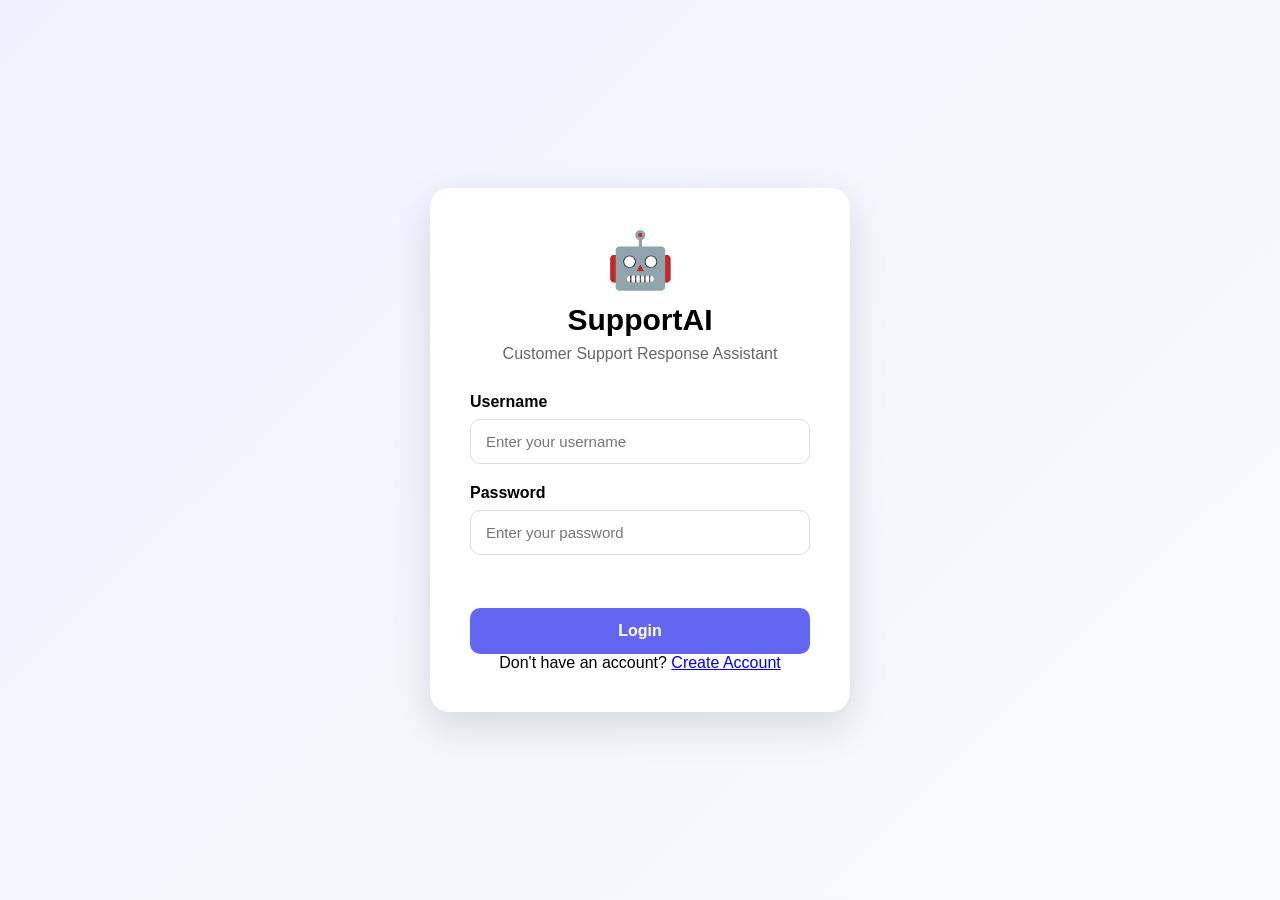
<file: index.html>
<!DOCTYPE html>
<html lang="en">

<head>
    <meta charset="UTF-8">
    <meta name="viewport" content="width=device-width, initial-scale=1.0">

    <title>SupportAI</title>
    <script>
    if (localStorage.getItem("supportAILoggedIn") !== "true") {
        window.location.href = "login.html";
    }
</script>

    <link rel="stylesheet" href="style.css">
</head>

<body>

<header class="navbar">

    <div class="logo">
        🤖 SupportAI
    </div>

    <nav>
        <a href="#" onclick="showSection('dashboard')">Dashboard</a>
        <a href="#" onclick="showSection('history')">History</a>
        <a href="#" onclick="showSection('analytics')">Analytics</a>
        <a href="#" onclick="logout()">Logout</a>
    </nav>

    <button class="profile" onclick="showProfile()">
        👤
    </button>

</header>


<main>


<!-- ================= DASHBOARD ================= -->

<section id="dashboard" class="page-section">

    <section class="hero">

        <span class="badge">
            ✨ GENERATIVE AI
        </span>

        <h1>
            Customer Support
            <span>Response Drafting Assistant</span>
        </h1>

        <p>
            Generate intelligent, personalized and professional
            customer support responses using Generative AI.
        </p>

    </section>


    <section class="workspace">


        <!-- CUSTOMER INPUT -->

        <div class="panel">

            <div class="panel-header">

                <div>
                    <h2>Customer Message</h2>

                    <p>
                        Enter the customer's query
                    </p>
                </div>

                <span class="status">
                    ● Ready
                </span>

            </div>


            <textarea
                id="customerMessage"
                placeholder="Example: My order arrived damaged and I want a refund...">
            </textarea>


            <div class="controls">


                <div class="control">

                    <label>Response Tone</label>

                    <select id="tone">

                        <option>Professional</option>
                        <option>Friendly</option>
                        <option>Empathetic</option>
                        <option>Apologetic</option>
                        <option>Formal</option>

                    </select>

                </div>


                <div class="control">

                    <label>Language</label>

                    <select id="language">

                        <option>English</option>
                        <option>Hindi</option>
                        <option>Hinglish</option>

                    </select>

                </div>


                <div class="control">

                    <label>Length</label>

                    <select id="length">

                        <option>Short</option>
                        <option selected>Medium</option>
                        <option>Detailed</option>

                    </select>

                </div>

            </div>


            <button
                class="generate-btn"
                onclick="generateResponse()">

                ✨ Generate AI Response

            </button>

        </div>


        <!-- AI RESPONSE -->

        <div class="panel">

            <div class="panel-header">

                <div>

                    <h2>AI Response</h2>

                    <p>
                        Generated customer response
                    </p>

                </div>

                <button
                    class="copy-btn"
                    onclick="copyResponse()">

                    📋 Copy

                </button>

            </div>


            <div id="responseBox"
                 class="response-box">

                <div class="empty-state">

                    <div class="ai-icon">
                        🤖
                    </div>

                    <h3>Ready to generate</h3>

                    <p>
                        Enter a customer message and click
                        Generate AI Response.
                    </p>

                </div>

            </div>


            <div class="response-actions">

                <button onclick="regenerate()">
                    🔄 Regenerate
                </button>

                <button onclick="likeResponse()">
                    👍 Helpful
                </button>

                <button onclick="dislikeResponse()">
                    👎 Improve
                </button>

            </div>

        </div>

    </section>


    <!-- AI ANALYSIS -->

    <section class="analysis">

        <h2>AI Analysis</h2>

        <div class="analysis-grid">


            <div class="metric">

                <span>🎯 Intent</span>

                <strong id="intent">
                    —
                </strong>

            </div>


            <div class="metric">

                <span>😊 Sentiment</span>

                <strong id="sentiment">
                    —
                </strong>

            </div>


            <div class="metric">

                <span>📊 Confidence</span>

                <strong id="confidence">
                    —
                </strong>

            </div>


            <div class="metric">

                <span>⭐ Response Score</span>

                <strong id="score">
                    —
                </strong>

            </div>

        </div>

    </section>

</section>


<!-- ================= HISTORY ================= -->

<section id="history" class="page-section" style="display:none;">

    <section class="hero">

        <span class="badge">
            🕘 RESPONSE HISTORY
        </span>

        <h1>
            Response <span>History</span>
        </h1>

        <p>
            View previously generated customer support responses.
        </p>

    </section>


    <section class="panel history-panel">

        <div class="panel-header">

            <div>
                <h2>Generated Responses</h2>

                <p>
                    Your recent AI-generated responses
                </p>
            </div>

            <button
                class="copy-btn"
                onclick="clearHistory()">

                🗑️ Clear History

            </button>

        </div>


        <div id="historyList">

            <div class="empty-state">

                <div class="ai-icon">
                    🕘
                </div>

                <h3>No history yet</h3>

                <p>
                    Generate your first AI response to see it here.
                </p>

            </div>

        </div>

    </section>

</section>


<!-- ================= ANALYTICS ================= -->

<section id="analytics" class="page-section" style="display:none;">

    <section class="hero">

        <span class="badge">
            📊 AI ANALYTICS
        </span>

        <h1>
            Support <span>Analytics</span>
        </h1>

        <p>
            Overview of your AI response generation activity.
        </p>

    </section>


    <section class="analysis">

        <h2>Performance Overview</h2>

        <div class="analysis-grid">


            <div class="metric">

                <span>🤖 Total Responses</span>

                <strong id="totalResponses">
                    0
                </strong>

            </div>


            <div class="metric">

                <span>👍 Helpful</span>

                <strong id="helpfulResponses">
                    0
                </strong>

            </div>


            <div class="metric">

                <span>👎 Improvements</span>

                <strong id="improveResponses">
                    0
                </strong>

            </div>


            <div class="metric">

                <span>⭐ Average Score</span>

                <strong id="averageScore">
                    0
                </strong>

            </div>

        </div>

    </section>

</section>


</main>


<footer>

    <p>
        © 2026 SupportAI • Generative AI Customer Support Assistant
    </p>

</footer>


<script src="app.js"></script>

</body>

</html>
</file>
<file: style.css>
* {
    margin: 0;
    padding: 0;
    box-sizing: border-box;
}

body {
    font-family: Arial, sans-serif;
    background: #f5f7fb;
    color: #172033;
}


/* NAVBAR */

.navbar {
    height: 70px;
    background: white;

    display: flex;
    align-items: center;
    justify-content: space-between;

    padding: 0 7%;

    border-bottom: 1px solid #e8eaf0;
}

.logo {
    font-size: 22px;
    font-weight: 700;
}

nav {
    display: flex;
    gap: 35px;
}

nav a {
    text-decoration: none;
    color: #606778;
    font-size: 14px;
}

.profile {
    border: none;
    background: #f0f2ff;

    width: 40px;
    height: 40px;

    border-radius: 50%;
}


/* HERO */

.hero {
    text-align: center;

    max-width: 800px;

    margin: 60px auto 40px;

    padding: 0 20px;
}

.badge {
    display: inline-block;

    background: #eef0ff;
    color: #5556d9;

    padding: 7px 14px;

    border-radius: 30px;

    font-size: 12px;
    font-weight: 700;
}

.hero h1 {
    font-size: 48px;

    margin-top: 18px;
    line-height: 1.15;
}

.hero h1 span {
    display: block;
    color: #5b5ce2;
}

.hero p {
    margin-top: 18px;

    color: #73798a;

    line-height: 1.6;
}


/* WORKSPACE */

.workspace {

    max-width: 1200px;

    margin: auto;

    padding: 20px;

    display: grid;

    grid-template-columns: 1fr 1fr;

    gap: 25px;
}


/* PANEL */

.panel {

    background: white;

    border: 1px solid #e6e8ef;

    border-radius: 18px;

    padding: 25px;

    box-shadow: 0 10px 30px rgba(0,0,0,.04);
}

.panel-header {

    display: flex;

    justify-content: space-between;

    align-items: flex-start;

    margin-bottom: 20px;
}

.panel-header h2 {
    font-size: 20px;
}

.panel-header p {
    color: #8a8f9e;

    margin-top: 5px;

    font-size: 13px;
}

.status {
    color: #16a34a;

    font-size: 12px;
}


/* TEXTAREA */

textarea {

    width: 100%;

    height: 220px;

    resize: none;

    border: 1px solid #dddfea;

    border-radius: 12px;

    padding: 16px;

    font-size: 15px;

    outline: none;
}

textarea:focus {
    border-color: #6366e8;
}


/* CONTROLS */

.controls {

    display: grid;

    grid-template-columns:
        repeat(3, 1fr);

    gap: 12px;

    margin-top: 18px;
}

.control label {

    display: block;

    font-size: 12px;

    color: #707687;

    margin-bottom: 7px;
}

select {

    width: 100%;

    padding: 11px;

    border: 1px solid #dddfea;

    border-radius: 9px;

    background: white;
}


/* GENERATE */

.generate-btn {

    width: 100%;

    margin-top: 20px;

    padding: 14px;

    border: none;

    border-radius: 10px;

    background: #5b5ce2;

    color: white;

    font-size: 15px;

    font-weight: 600;

    cursor: pointer;
}

.generate-btn:hover {
    background: #4849c7;
}


/* RESPONSE */

.response-box {

    min-height: 220px;

    background: #f8f9fc;

    border-radius: 12px;

    padding: 20px;

    line-height: 1.7;
}

.empty-state {

    text-align: center;

    padding-top: 50px;

    color: #8a8f9e;
}

.ai-icon {
    font-size: 40px;

    margin-bottom: 10px;
}


/* COPY */

.copy-btn {

    border: none;

    background: #f0f1ff;

    color: #5657d7;

    padding: 8px 12px;

    border-radius: 7px;

    cursor: pointer;
}


/* ACTIONS */

.response-actions {

    display: flex;

    gap: 10px;

    margin-top: 15px;
}

.response-actions button {

    flex: 1;

    padding: 10px;

    border: 1px solid #dddfea;

    background: white;

    border-radius: 8px;

    cursor: pointer;
}


/* ANALYSIS */

.analysis {

    max-width: 1160px;

    margin: 30px auto;

    padding: 25px;
}

.analysis h2 {
    margin-bottom: 18px;
}

.analysis-grid {

    display: grid;

    grid-template-columns:
        repeat(4, 1fr);

    gap: 15px;
}

.metric {

    background: white;

    border: 1px solid #e7e9f0;

    border-radius: 12px;

    padding: 20px;
}

.metric span {

    display: block;

    color: #777d8e;

    font-size: 13px;

    margin-bottom: 10px;
}

.metric strong {
    font-size: 18px;
}


/* FOOTER */

footer {

    text-align: center;

    padding: 30px;

    color: #8b90a0;

    font-size: 13px;
}


/* RESPONSIVE */

@media(max-width: 850px) {

    .workspace {
        grid-template-columns: 1fr;
    }

    .analysis-grid {
        grid-template-columns:
            repeat(2, 1fr);
    }

    nav {
        display: none;
    }

    .hero h1 {
        font-size: 35px;
    }
}
</file>
<file: login.css>
* {
    margin: 0;
    padding: 0;
    box-sizing: border-box;
}

body {
    font-family: Arial, sans-serif;
    min-height: 100vh;
    display: flex;
    justify-content: center;
    align-items: center;
    background: linear-gradient(135deg, #eef2ff, #f8fafc);
}

.login-container {
    width: 100%;
    padding: 20px;
}

.login-card {
    max-width: 420px;
    margin: auto;
    background: white;
    padding: 40px;
    border-radius: 20px;
    box-shadow: 0 15px 40px rgba(0, 0, 0, 0.12);
    text-align: center;
}

.logo {
    font-size: 55px;
    margin-bottom: 10px;
}

.login-card h1 {
    font-size: 30px;
    margin-bottom: 8px;
}

.subtitle {
    color: #666;
    margin-bottom: 30px;
}

.input-group {
    text-align: left;
    margin-bottom: 20px;
}

.input-group label {
    display: block;
    font-weight: 600;
    margin-bottom: 8px;
}

.input-group input {
    width: 100%;
    padding: 13px 15px;
    border: 1px solid #ddd;
    border-radius: 10px;
    font-size: 15px;
    outline: none;
}

.input-group input:focus {
    border-color: #6366f1;
}

.login-btn {
    width: 100%;
    padding: 14px;
    border: none;
    border-radius: 10px;
    background: #6366f1;
    color: white;
    font-size: 16px;
    font-weight: bold;
    cursor: pointer;
}

.login-btn:hover {
    background: #4f46e5;
}

.error {
    color: #dc2626;
    font-size: 14px;
    margin-bottom: 15px;
    min-height: 18px;
}
</file>
